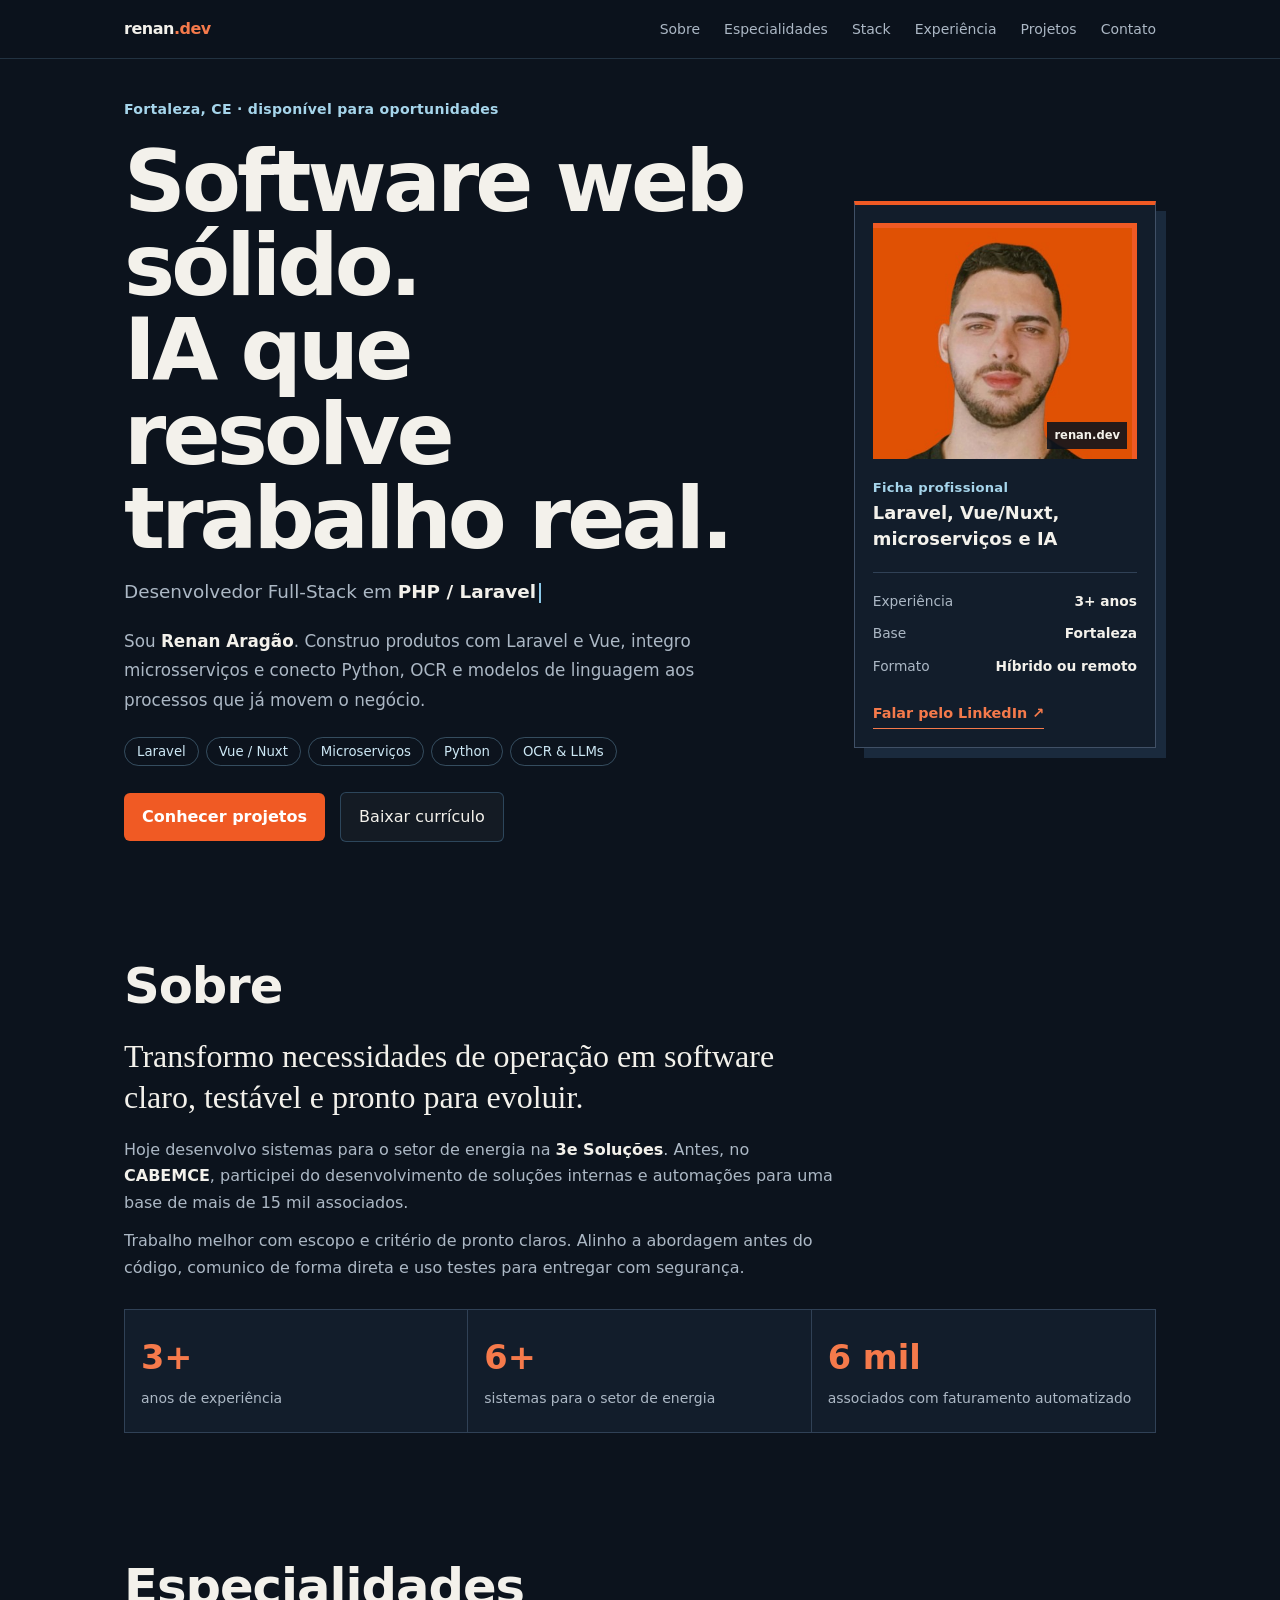
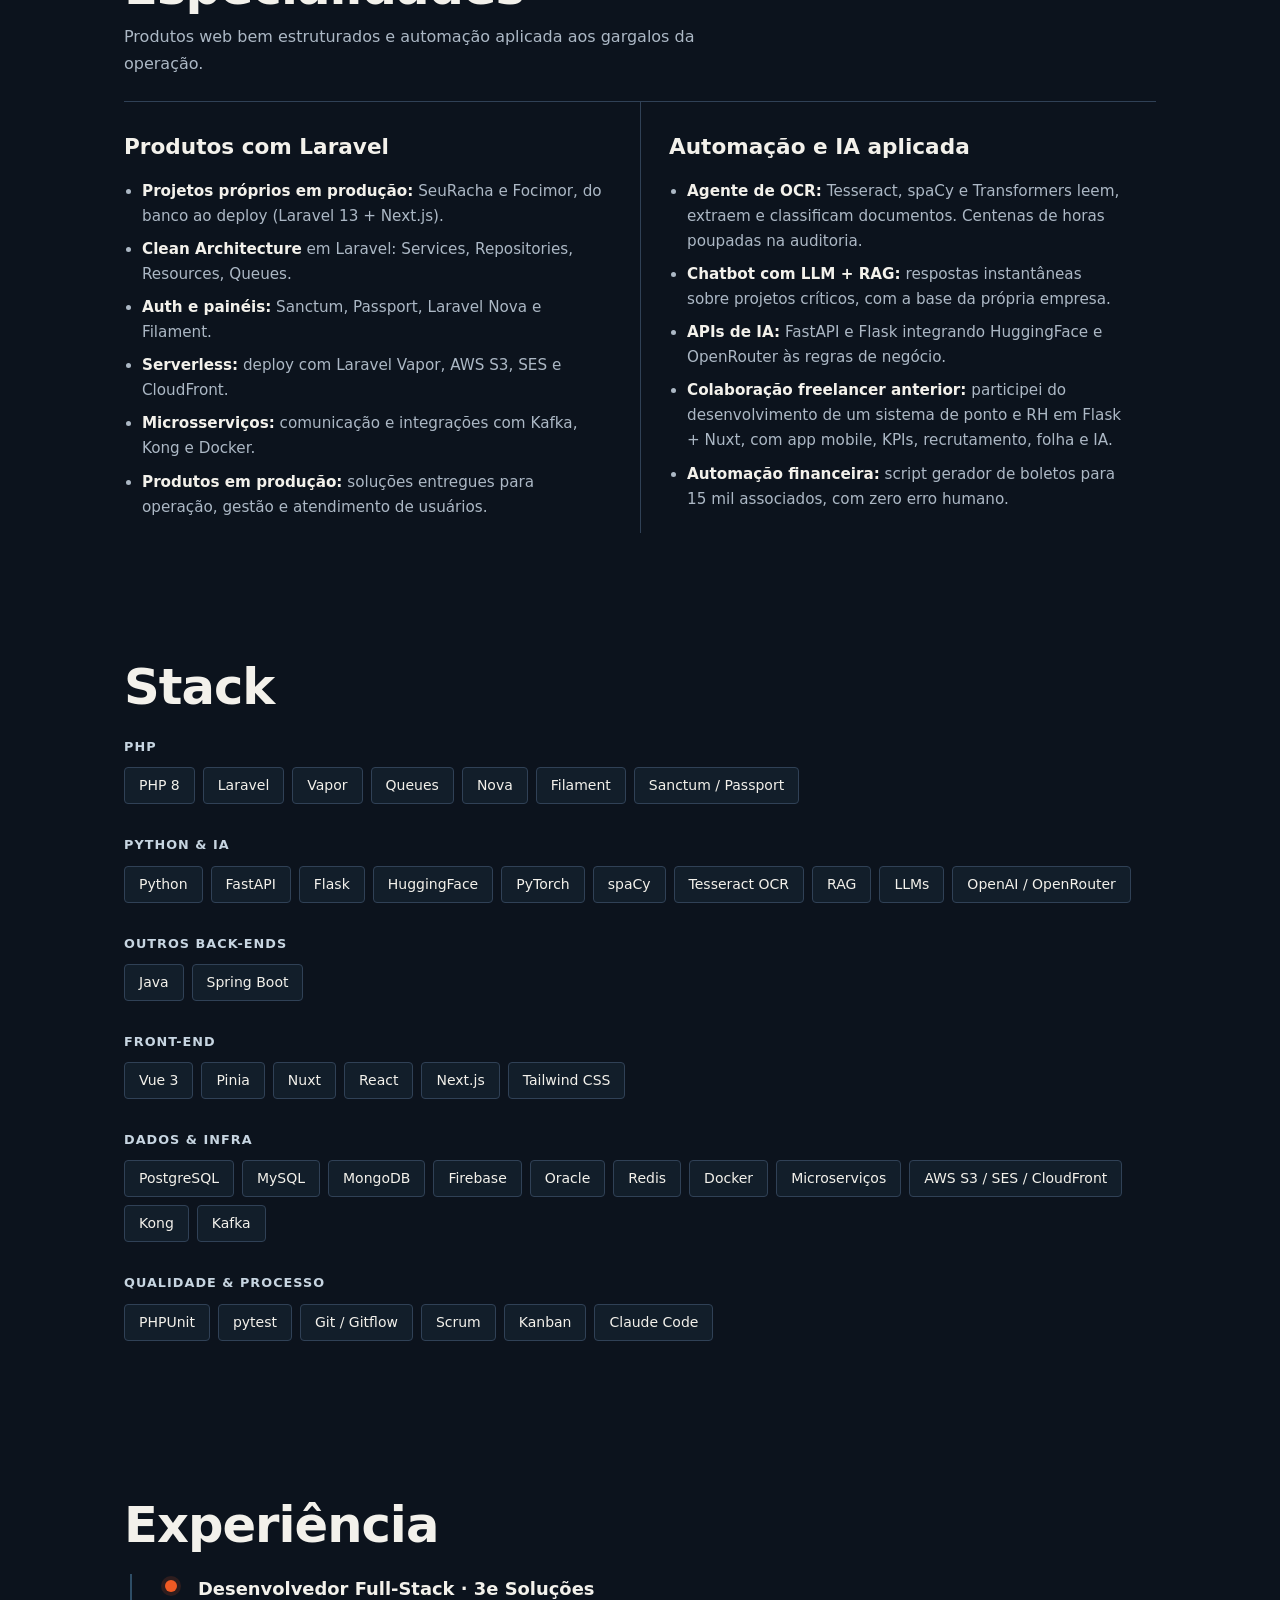
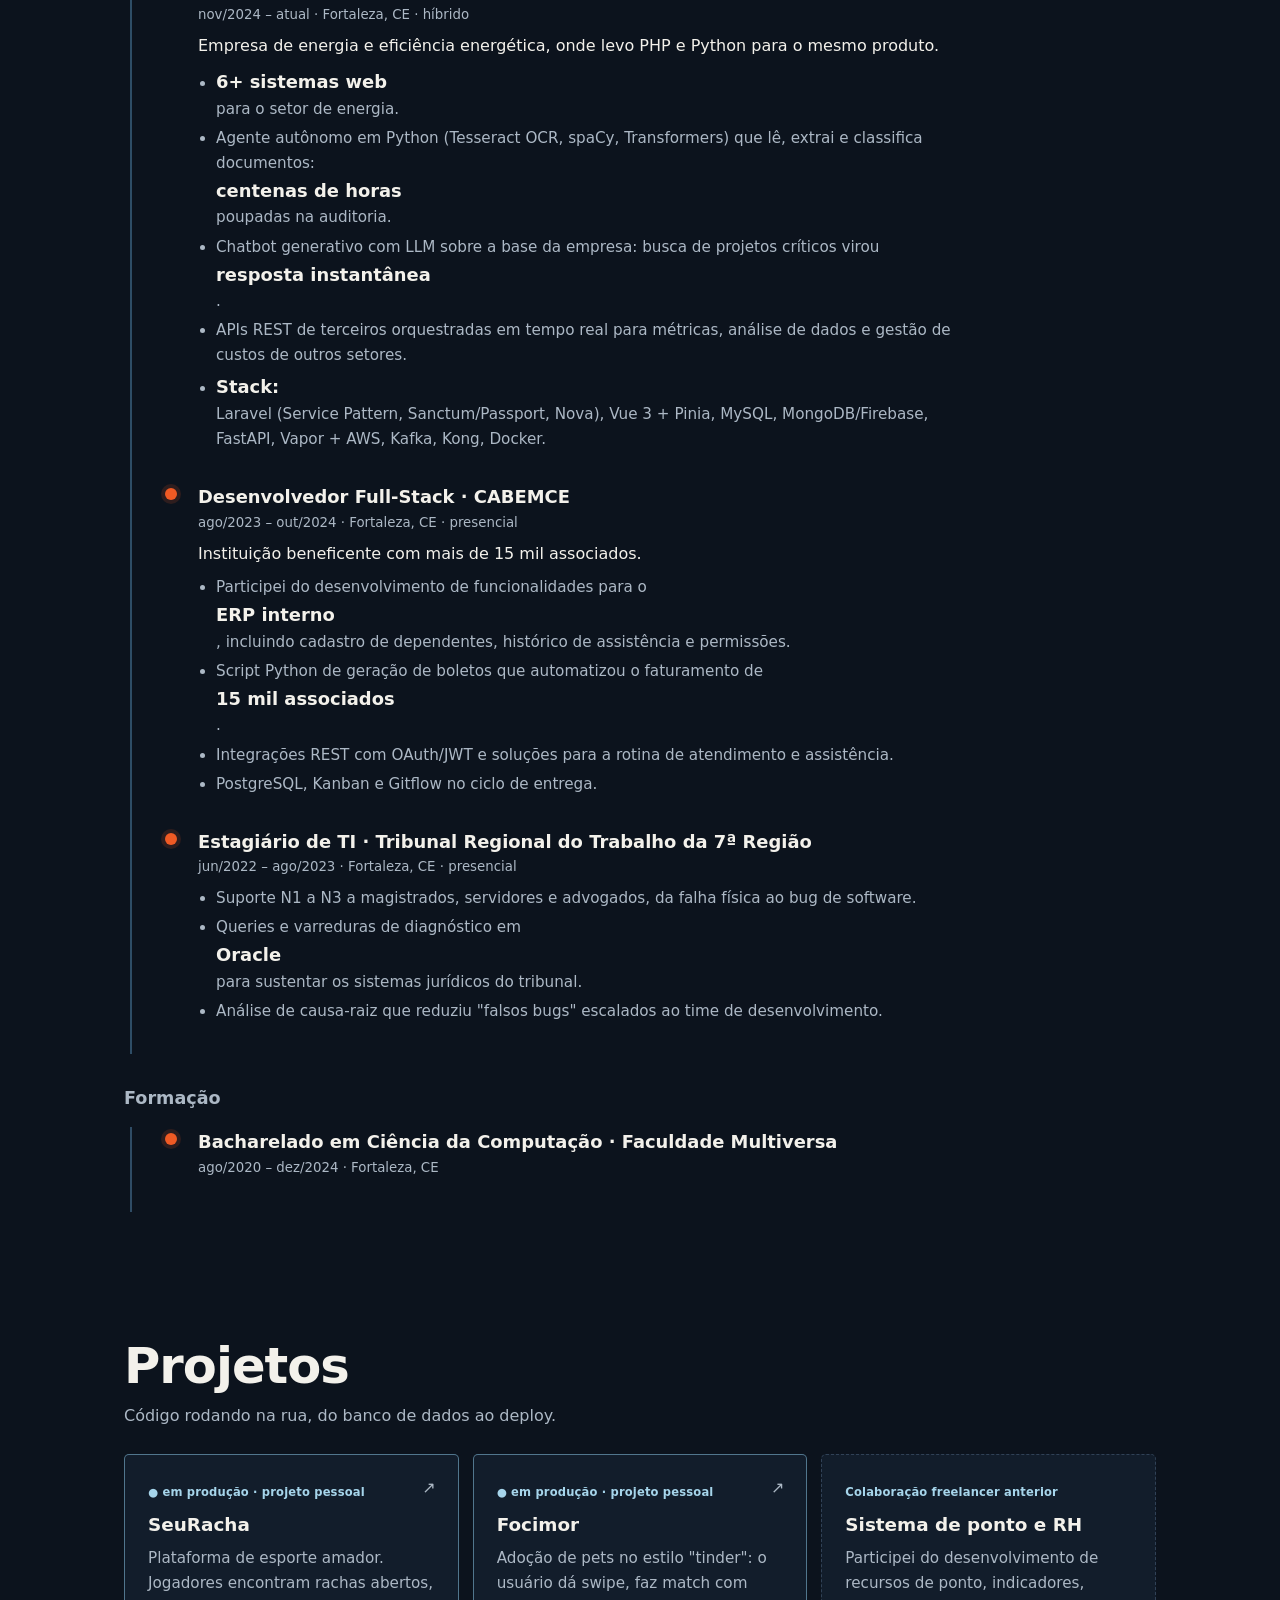
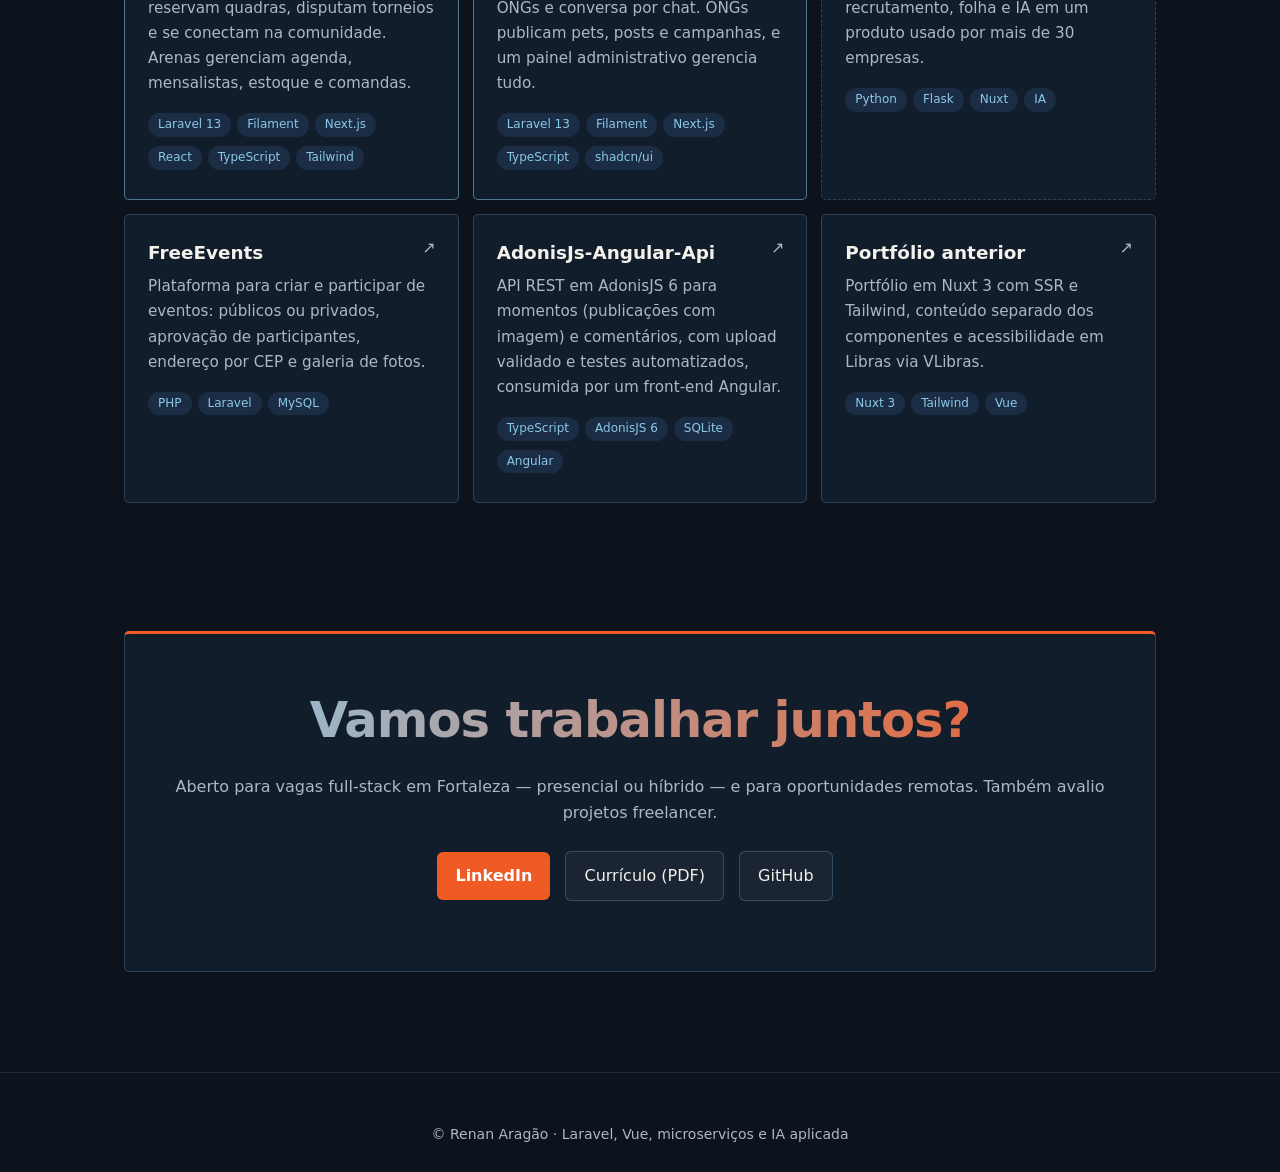
<file: public/index.html>
<!doctype html>
<html lang="pt-BR">
<head>
<meta charset="utf-8">
<meta name="viewport" content="width=device-width, initial-scale=1">
<title>Renan Aragão · Full-Stack Laravel, Vue, microserviços e IA</title>
<meta name="description" content="Renan Aragão, desenvolvedor full-stack em Fortaleza. Laravel, Vue e microserviços para sistemas web; Python para automações, OCR e IA aplicada.">
<link rel="icon" href="image/favicon.svg" type="image/svg+xml">
<link rel="stylesheet" href="css/style.css">
</head>
<body>
<div id="bar"></div>

<nav><div>
  <a class="logo" href="#top">renan<span>.dev</span></a>
  <a href="#sobre">Sobre</a><a href="#pilares">Especialidades</a><a href="#stack">Stack</a><a href="#experiencia">Experiência</a><a href="#projetos">Projetos</a><a href="#contato">Contato</a>
</div></nav>

<header class="hero" id="top">
  <div class="hero-copy">
  <span class="hello">Fortaleza, CE · disponível para oportunidades</span>
  <h1>Software web sólido.<br><em>IA que resolve trabalho real.</em></h1>
  <div class="role">Desenvolvedor Full-Stack em <b id="typed"></b><span class="cursor"></span></div>
  <p class="lead">Sou <b>Renan Aragão</b>. Construo produtos com Laravel e Vue, integro microsserviços e conecto Python, OCR e modelos de linguagem aos processos que já movem o negócio.</p>
  <div class="pills"><span>Laravel</span><span>Vue / Nuxt</span><span>Microserviços</span><span>Python</span><span>OCR &amp; LLMs</span></div>
  <div>
    <a class="btn primary" href="#projetos">Conhecer projetos</a>
    <a class="btn" href="download/curriculo-renan-aragao.pdf" download>Baixar currículo</a>
  </div>
  </div>
  <aside class="hero-panel" aria-label="Resumo profissional">
    <div class="profile-photo-wrap"><img class="profile-photo" src="image/1728575720947.jpeg" alt="Foto de Renan Aragão"></div>
    <p>Ficha profissional</p><strong>Laravel, Vue/Nuxt,<br>microserviços e IA</strong>
    <dl><div><dt>Experiência</dt><dd>3+ anos</dd></div><div><dt>Base</dt><dd>Fortaleza</dd></div><div><dt>Formato</dt><dd>Híbrido ou remoto</dd></div></dl>
    <a href="https://linkedin.com/in/renan-aragao/" target="_blank" rel="noopener">Falar pelo LinkedIn ↗</a>
  </aside>
</header>

<main>
  <section id="sobre" class="reveal">
    <h2>Sobre</h2>
    <div class="about">
      <p class="big">Transformo necessidades de operação em software claro, testável e pronto para evoluir.</p>
      <p>Hoje desenvolvo sistemas para o setor de energia na <b>3e Soluções</b>. Antes, no <b>CABEMCE</b>, participei do desenvolvimento de soluções internas e automações para uma base de mais de 15 mil associados.</p>
      <p>Trabalho melhor com escopo e critério de pronto claros. Alinho a abordagem antes do código, comunico de forma direta e uso testes para entregar com segurança.</p>
    </div>
    <div class="stats">
      <div class="stat"><strong data-n="3" data-suffix="+">0</strong><span>anos de experiência</span></div>
      <div class="stat"><strong data-n="6" data-suffix="+">0</strong><span>sistemas para o setor de energia</span></div>
      <div class="stat"><strong data-n="15" data-suffix=" mil">0</strong><span>associados com faturamento automatizado</span></div>
    </div>
  </section>

  <section id="pilares" class="reveal">
    <h2>Especialidades</h2>
    <p class="intro">Produtos web bem estruturados e automação aplicada aos gargalos da operação.</p>
    <div class="pillars">
      <div class="pillar php">
        <h3>Produtos com Laravel</h3>
        <ul>
          <li><b>Projetos próprios em produção:</b> SeuRacha e Focimor, do banco ao deploy (Laravel 13 + Next.js).</li>
          <li><b>Clean Architecture</b> em Laravel: Services, Repositories, Resources, Queues.</li>
          <li><b>Auth e painéis:</b> Sanctum, Passport, Laravel Nova e Filament.</li>
          <li><b>Serverless:</b> deploy com Laravel Vapor, AWS S3, SES e CloudFront.</li>
          <li><b>Microsserviços:</b> comunicação e integrações com Kafka, Kong e Docker.</li>
          <li><b>Produtos em produção:</b> soluções entregues para operação, gestão e atendimento de usuários.</li>
        </ul>
      </div>
      <div class="pillar py">
        <h3>Automação e IA aplicada</h3>
        <ul>
          <li><b>Agente de OCR:</b> Tesseract, spaCy e Transformers leem, extraem e classificam documentos. Centenas de horas poupadas na auditoria.</li>
          <li><b>Chatbot com LLM + RAG:</b> respostas instantâneas sobre projetos críticos, com a base da própria empresa.</li>
          <li><b>APIs de IA:</b> FastAPI e Flask integrando HuggingFace e OpenRouter às regras de negócio.</li>
          <li><b>Colaboração freelancer anterior:</b> participei do desenvolvimento de um sistema de ponto e RH em Flask + Nuxt, com app mobile, KPIs, recrutamento, folha e IA.</li>
          <li><b>Automação financeira:</b> script gerador de boletos para 15 mil associados, com zero erro humano.</li>
        </ul>
      </div>
    </div>
  </section>

  <section id="stack" class="reveal">
    <h2>Stack</h2>
    <div class="group"><h3>PHP</h3>
      <span class="chip">PHP 8</span><span class="chip">Laravel</span><span class="chip">Vapor</span><span class="chip">Queues</span><span class="chip">Nova</span><span class="chip">Filament</span><span class="chip">Sanctum / Passport</span></div>
    <div class="group"><h3>Python &amp; IA</h3>
      <span class="chip">Python</span><span class="chip">FastAPI</span><span class="chip">Flask</span><span class="chip">HuggingFace</span><span class="chip">PyTorch</span><span class="chip">spaCy</span><span class="chip">Tesseract OCR</span><span class="chip">RAG</span><span class="chip">LLMs</span><span class="chip">OpenAI / OpenRouter</span></div>
    <div class="group"><h3>Outros back-ends</h3>
      <span class="chip">Java</span><span class="chip">Spring Boot</span></div>
    <div class="group"><h3>Front-end</h3>
      <span class="chip">Vue 3</span><span class="chip">Pinia</span><span class="chip">Nuxt</span><span class="chip">React</span><span class="chip">Next.js</span><span class="chip">Tailwind CSS</span></div>
    <div class="group"><h3>Dados &amp; infra</h3>
      <span class="chip">PostgreSQL</span><span class="chip">MySQL</span><span class="chip">MongoDB</span><span class="chip">Firebase</span><span class="chip">Oracle</span><span class="chip">Redis</span><span class="chip">Docker</span><span class="chip">Microserviços</span><span class="chip">AWS S3 / SES / CloudFront</span><span class="chip">Kong</span><span class="chip">Kafka</span></div>
    <div class="group"><h3>Qualidade &amp; processo</h3>
      <span class="chip">PHPUnit</span><span class="chip">pytest</span><span class="chip">Git / Gitflow</span><span class="chip">Scrum</span><span class="chip">Kanban</span><span class="chip">Claude Code</span></div>
  </section>

  <section id="experiencia" class="reveal">
    <h2>Experiência</h2>
    <ul class="timeline">
      <li><b>Desenvolvedor Full-Stack · 3e Soluções</b><small>nov/2024 – atual · Fortaleza, CE · híbrido</small>
        Empresa de energia e eficiência energética, onde levo PHP e Python para o mesmo produto.
        <ul class="bullets">
          <li><b>6+ sistemas web</b> para o setor de energia.</li>
          <li>Agente autônomo em Python (Tesseract OCR, spaCy, Transformers) que lê, extrai e classifica documentos: <b>centenas de horas</b> poupadas na auditoria.</li>
          <li>Chatbot generativo com LLM sobre a base da empresa: busca de projetos críticos virou <b>resposta instantânea</b>.</li>
          <li>APIs REST de terceiros orquestradas em tempo real para métricas, análise de dados e gestão de custos de outros setores.</li>
          <li><b>Stack:</b> Laravel (Service Pattern, Sanctum/Passport, Nova), Vue 3 + Pinia, MySQL, MongoDB/Firebase, FastAPI, Vapor + AWS, Kafka, Kong, Docker.</li>
        </ul></li>
      <li><b>Desenvolvedor Full-Stack · CABEMCE</b><small>ago/2023 – out/2024 · Fortaleza, CE · presencial</small>
        Instituição beneficente com mais de 15 mil associados.
        <ul class="bullets">
          <li>Participei do desenvolvimento de funcionalidades para o <b>ERP interno</b>, incluindo cadastro de dependentes, histórico de assistência e permissões.</li>
          <li>Script Python de geração de boletos que automatizou o faturamento de <b>15 mil associados</b>.</li>
          <li>Integrações REST com OAuth/JWT e soluções para a rotina de atendimento e assistência.</li>
          <li>PostgreSQL, Kanban e Gitflow no ciclo de entrega.</li>
        </ul></li>
      <li><b>Estagiário de TI · Tribunal Regional do Trabalho da 7ª Região</b><small>jun/2022 – ago/2023 · Fortaleza, CE · presencial</small>
        <ul class="bullets">
          <li>Suporte N1 a N3 a magistrados, servidores e advogados, da falha física ao bug de software.</li>
          <li>Queries e varreduras de diagnóstico em <b>Oracle</b> para sustentar os sistemas jurídicos do tribunal.</li>
          <li>Análise de causa-raiz que reduziu "falsos bugs" escalados ao time de desenvolvimento.</li>
        </ul></li>
    </ul>
    <h3 class="sub">Formação</h3>
    <ul class="timeline">
      <li><b>Bacharelado em Ciência da Computação · Faculdade Multiversa</b><small>ago/2020 – dez/2024 · Fortaleza, CE</small></li>
    </ul>
  </section>

  <section id="projetos" class="reveal">
    <h2>Projetos</h2>
    <p class="intro">Código rodando na rua, do banco de dados ao deploy.</p>
    <div class="grid">
      <a class="card live" href="https://seuracha.aragaolabs.com.br" target="_blank" rel="noopener"><span class="go">↗</span><span class="badge">● em produção · projeto pessoal</span><h3>SeuRacha</h3><p>Plataforma de esporte amador. Jogadores encontram rachas abertos, reservam quadras, disputam torneios e se conectam na comunidade. Arenas gerenciam agenda, mensalistas, estoque e comandas.</p><div class="tags"><span>Laravel 13</span><span>Filament</span><span>Next.js</span><span>React</span><span>TypeScript</span><span>Tailwind</span></div></a>
      <a class="card live" href="https://focimor.aragaolabs.com.br" target="_blank" rel="noopener"><span class="go">↗</span><span class="badge">● em produção · projeto pessoal</span><h3>Focimor</h3><p>Adoção de pets no estilo "tinder": o usuário dá swipe, faz match com ONGs e conversa por chat. ONGs publicam pets, posts e campanhas, e um painel administrativo gerencia tudo.</p><div class="tags"><span>Laravel 13</span><span>Filament</span><span>Next.js</span><span>TypeScript</span><span>shadcn/ui</span></div></a>
      <article class="card contribution"><span class="badge">Colaboração freelancer anterior</span><h3>Sistema de ponto e RH</h3><p>Participei do desenvolvimento de recursos de ponto, indicadores, recrutamento, folha e IA em um produto usado por mais de 30 empresas.</p><div class="tags"><span>Python</span><span>Flask</span><span>Nuxt</span><span>IA</span></div></article>
      <a class="card" href="https://github.com/renanaragao9/projetoEvento" target="_blank" rel="noopener"><span class="go">↗</span><h3>FreeEvents</h3><p>Plataforma para criar e participar de eventos: públicos ou privados, aprovação de participantes, endereço por CEP e galeria de fotos.</p><div class="tags"><span>PHP</span><span>Laravel</span><span>MySQL</span></div></a>
      <a class="card" href="https://github.com/renanaragao9/AdonisJs-Angular-Api" target="_blank" rel="noopener"><span class="go">↗</span><h3>AdonisJs-Angular-Api</h3><p>API REST em AdonisJS 6 para momentos (publicações com imagem) e comentários, com upload validado e testes automatizados, consumida por um front-end Angular.</p><div class="tags"><span>TypeScript</span><span>AdonisJS 6</span><span>SQLite</span><span>Angular</span></div></a>
      <a class="card" href="https://renanaragao9.github.io/portfolio/" target="_blank" rel="noopener"><span class="go">↗</span><h3>Portfólio anterior</h3><p>Portfólio em Nuxt 3 com SSR e Tailwind, conteúdo separado dos componentes e acessibilidade em Libras via VLibras.</p><div class="tags"><span>Nuxt 3</span><span>Tailwind</span><span>Vue</span></div></a>
    </div>
  </section>

  <section id="contato" class="reveal">
    <div class="contact">
      <h2 class="grad">Vamos trabalhar juntos?</h2>
      <p>Aberto para vagas full-stack em Fortaleza — presencial ou híbrido — e para oportunidades remotas. Também avalio projetos freelancer.</p>
      <a class="btn primary" href="https://linkedin.com/in/renan-aragao/" target="_blank" rel="noopener">LinkedIn</a>
      <a class="btn" href="download/curriculo-renan-aragao.pdf" download>Currículo (PDF)</a>
      <a class="btn" href="https://github.com/renanaragao9" target="_blank" rel="noopener">GitHub</a>
    </div>
  </section>
</main>

<footer>© Renan Aragão · Laravel, Vue, microserviços e IA aplicada</footer>

<script src="js/main.js"></script>
</body>
</html>
</file>
<file: public/css/style.css>
:root {
  --bg: #070b14; --card: rgba(255,255,255,.04); --border: rgba(255,255,255,.1);
  --text: #e8edf6; --muted: #94a0b8; --a: #58a6ff; --b: #a371f7; --c: #3ddc97;
}
* { box-sizing: border-box; margin: 0; }
html { scroll-behavior: smooth; }
body { background: var(--bg); color: var(--text); font: 16px/1.65 system-ui, -apple-system, "Segoe UI", sans-serif; overflow-x: hidden; }
a { color: inherit; text-decoration: none; }
.grad { background: linear-gradient(90deg, var(--a), var(--b), var(--c)); background-size: 200% auto; -webkit-background-clip: text; background-clip: text; color: transparent; animation: shift 6s linear infinite; }
@keyframes shift { to { background-position: 200% center; } }

.blob { position: fixed; border-radius: 50%; filter: blur(110px); opacity: .35; z-index: -1; animation: float 18s ease-in-out infinite alternate; }
.blob.one { width: 460px; height: 460px; background: var(--a); top: -120px; left: -120px; }
.blob.two { width: 520px; height: 520px; background: var(--b); bottom: -160px; right: -140px; animation-delay: -6s; }
.blob.three { width: 300px; height: 300px; background: var(--c); top: 45%; left: 55%; opacity: .18; animation-delay: -11s; }
@keyframes float { to { transform: translate(90px, 70px) scale(1.2); } }

nav { position: fixed; top: 0; left: 0; right: 0; z-index: 10; backdrop-filter: blur(14px); background: rgba(7,11,20,.6); border-bottom: 1px solid var(--border); }
nav div { max-width: 960px; margin: auto; padding: 14px 20px; display: flex; gap: 24px; align-items: center; font-size: 14px; }
nav .logo { font-weight: 700; margin-right: auto; }
nav a:not(.logo) { color: var(--muted); transition: color .2s; }
nav a:not(.logo):hover { color: var(--text); }
#bar { position: fixed; top: 0; left: 0; height: 3px; width: 0; z-index: 11; background: linear-gradient(90deg, var(--a), var(--b), var(--c)); }

main, header { max-width: 960px; margin: auto; padding: 0 20px; }
.hero { min-height: 100vh; display: flex; flex-direction: column; justify-content: center; padding-top: 80px; }
.hello { color: var(--muted); font-family: ui-monospace, Menlo, monospace; }
.hero h1 { font-size: clamp(2.6rem, 9vw, 5.2rem); line-height: 1.05; margin: 8px 0; letter-spacing: -.03em; }
.role { font-size: clamp(1.1rem, 3vw, 1.6rem); color: var(--muted); min-height: 2.2em; }
.role b { color: var(--text); }
.cursor { display: inline-block; width: 2px; height: 1.1em; background: var(--a); margin-left: 3px; vertical-align: middle; animation: blink 1s steps(2) infinite; }
@keyframes blink { 50% { opacity: 0; } }
.lead { max-width: 560px; color: var(--muted); margin: 12px 0 20px; }
.lead b { color: var(--text); }
.pills { display: flex; flex-wrap: wrap; gap: 8px; margin-bottom: 26px; }
.pills span { font: 13px ui-monospace, Menlo, monospace; padding: 4px 12px; border-radius: 6px; border: 1px solid var(--border); background: var(--card); color: var(--a); }
.btn { display: inline-block; padding: 11px 22px; border-radius: 10px; border: 1px solid var(--border); background: var(--card); margin: 0 10px 10px 0; transition: transform .2s, box-shadow .2s, border-color .2s; }
.btn:hover { transform: translateY(-3px); border-color: var(--a); box-shadow: 0 8px 24px rgba(88,166,255,.2); }
.btn.primary { background: linear-gradient(135deg, var(--a), var(--b)); border: 0; color: #fff; font-weight: 600; }

section { padding: 90px 0 20px; }
h2 { font-size: 2rem; margin-bottom: 28px; letter-spacing: -.02em; }
h2::before { content: "// "; color: var(--a); font-family: ui-monospace, monospace; font-weight: 400; }

.about { max-width: 720px; color: var(--muted); }
.about p { margin-bottom: 12px; }
.about b { color: var(--text); }
.about .big { font-size: clamp(1.3rem, 3.5vw, 1.8rem); color: var(--text); line-height: 1.3; margin-bottom: 18px; }
.stats { display: grid; grid-template-columns: repeat(auto-fit, minmax(150px, 1fr)); gap: 16px; margin-top: 28px; }
.stat { padding: 20px; border: 1px solid var(--border); border-radius: 14px; background: var(--card); text-align: center; }
.stat strong { display: block; font-size: 2.2rem; }
.stat span { color: var(--muted); font-size: 14px; }

.intro { color: var(--muted); margin: -12px 0 24px; max-width: 640px; }
.pillars { display: grid; gap: 18px; grid-template-columns: repeat(auto-fit, minmax(300px, 1fr)); }
.pillar { padding: 24px; border: 1px solid var(--border); border-radius: 16px; background: var(--card); transition: transform .25s, border-color .25s, box-shadow .25s; }
.pillar:hover { transform: translateY(-5px); }
.pillar.php:hover { border-color: #777bb4; box-shadow: 0 10px 30px rgba(119,123,180,.2); }
.pillar.py:hover { border-color: #ffd43b; box-shadow: 0 10px 30px rgba(255,212,59,.15); }
.pillar h3 { font-size: 1.25rem; margin-bottom: 14px; }
.pillar ul { padding-left: 18px; color: var(--muted); font-size: .95rem; }
.pillar li { padding-bottom: 8px; }
.pillar b { color: var(--text); }

.group { margin-bottom: 22px; }
.group h3 { font-size: .8rem; letter-spacing: .12em; text-transform: uppercase; color: var(--muted); margin-bottom: 10px; }
.chip { display: inline-block; padding: 6px 14px; margin: 0 8px 8px 0; border-radius: 999px; border: 1px solid var(--border); background: var(--card); font-size: 14px; transition: transform .2s, border-color .2s, background .2s; cursor: default; }
.chip:hover { transform: translateY(-3px) scale(1.06); border-color: var(--b); background: rgba(163,113,247,.12); }

.grid { display: grid; gap: 18px; grid-template-columns: repeat(auto-fill, minmax(280px, 1fr)); }
.card { position: relative; display: block; padding: 22px; border: 1px solid var(--border); border-radius: 16px; background: var(--card); overflow: hidden; transition: transform .25s, border-color .25s; }
.card::before { content: ""; position: absolute; inset: 0; background: radial-gradient(260px circle at var(--x, 50%) var(--y, 0%), rgba(88,166,255,.18), transparent 70%); opacity: 0; transition: opacity .25s; }
.card:hover { transform: translateY(-6px); border-color: rgba(88,166,255,.5); }
.card:hover::before { opacity: 1; }
.card.live { border-color: rgba(61,220,151,.3); }
.card h3 { position: relative; font-size: 1.15rem; margin-bottom: 6px; }
.card p { position: relative; color: var(--muted); font-size: .95rem; margin-bottom: 14px; }
.card .tags { position: relative; }
.card .tags span { font-size: 12px; padding: 2px 10px; margin: 0 6px 6px 0; display: inline-block; border-radius: 999px; background: rgba(88,166,255,.12); color: var(--a); }
.card .go { position: absolute; top: 20px; right: 22px; color: var(--muted); transition: transform .25s, color .25s; }
.card:hover .go { transform: translate(4px, -4px); color: var(--a); }
.badge { position: relative; display: inline-block; font-size: 12px; color: var(--c); margin-bottom: 8px; }

.timeline { border-left: 2px solid var(--border); margin-left: 6px; }
.timeline li { list-style: none; position: relative; padding: 0 0 26px 26px; }
.timeline li::before { content: ""; position: absolute; left: -7px; top: 6px; width: 12px; height: 12px; border-radius: 50%; background: var(--a); box-shadow: 0 0 0 4px rgba(88,166,255,.2); }
.timeline li > b { display: block; font-size: 1.05rem; }
.timeline small { color: var(--muted); display: block; }
.bullets { margin: 8px 0 0; padding-left: 18px; color: var(--muted); font-size: .95rem; }
.bullets li { padding: 0 0 4px; list-style: disc; }
.bullets li::before { display: none; }
.bullets b { color: var(--text); }
.sub { margin: 30px 0 14px; font-size: 1.1rem; color: var(--muted); }

.contact { text-align: center; padding: 60px 20px; border: 1px solid var(--border); border-radius: 20px; background: var(--card); }
.contact h2::before { content: ""; }
.contact p { color: var(--muted); margin-bottom: 24px; }
footer { text-align: center; color: var(--muted); font-size: 14px; padding: 50px 20px 30px; }

.reveal { opacity: 0; transform: translateY(30px); transition: opacity .7s, transform .7s; }
.reveal.in { opacity: 1; transform: none; }
@media (prefers-reduced-motion: reduce) { *, *::before { animation: none !important; transition: none !important; } .reveal { opacity: 1; transform: none; } }
@media (max-width: 600px) { nav a:not(.logo) { display: none; } }

/* Direção visual: painel de controle sóbrio, inspirado no setor de energia. */
:root {
  --bg: #091322;
  --card: #101f33;
  --border: #29415b;
  --text: #f1f6fb;
  --muted: #a8b9ca;
  --a: #78c7ff;
  --b: #e8a94b;
  --c: #79d7b4;
}

body {
  background: linear-gradient(160deg, #091322 0%, #0b1829 52%, #0e1c2e 100%);
  font-family: Inter, ui-sans-serif, system-ui, -apple-system, "Segoe UI", sans-serif;
}

nav { background: rgba(9, 19, 34, .86); border-color: rgba(120, 199, 255, .16); }
nav div { max-width: 1080px; padding: 16px 24px; }
nav .logo { color: var(--text); font-size: 1rem; letter-spacing: -.03em; }
nav .logo span { color: var(--a); }

main, header { max-width: 1080px; padding-left: 24px; padding-right: 24px; }
.hero { min-height: 92vh; display: grid; grid-template-columns: minmax(0, 1.5fr) minmax(260px, .72fr); align-items: center; gap: clamp(32px, 8vw, 100px); padding-top: 96px; }
.hero-copy { max-width: 670px; }
.hello { color: var(--a); font-family: inherit; font-size: .78rem; font-weight: 700; letter-spacing: .08em; text-transform: uppercase; }
.hero h1 { color: var(--text); font-size: clamp(2.85rem, 6.7vw, 5.7rem); line-height: .98; margin: 17px 0; max-width: 760px; }
.hero h1 em { color: #a9d9ff; font-family: Georgia, "Times New Roman", serif; font-weight: 400; }
.role { color: var(--muted); font-size: 1.15rem; min-height: 1.8em; }
.lead { color: var(--muted); font-size: 1.05rem; line-height: 1.75; margin: 17px 0 22px; max-width: 600px; }
.lead b, .role b { color: var(--text); }
.pills { gap: 7px; margin-bottom: 26px; }
.pills span { border: 1px solid rgba(120, 199, 255, .28); border-radius: 999px; background: rgba(120, 199, 255, .07); color: #c8e8ff; font-family: inherit; font-size: .83rem; padding: 6px 12px; }
.btn { border-radius: 6px; border-color: rgba(120, 199, 255, .25); background: rgba(255,255,255,.035); padding: 11px 18px; }
.btn.primary { background: #78c7ff; color: #07121f; font-weight: 750; }
.btn:hover { transform: translateY(-2px); border-color: var(--a); box-shadow: none; }

.hero-panel { border: 1px solid rgba(120, 199, 255, .3); border-top: 3px solid var(--a); background: rgba(16, 31, 51, .85); box-shadow: 14px 14px 0 rgba(232, 169, 75, .11); padding: 25px; }
.hero-panel > span { display: grid; place-items: center; width: 46px; height: 46px; border: 1px solid rgba(232,169,75,.65); color: #ffd58e; font-size: .85rem; font-weight: 800; letter-spacing: .06em; }
.hero-panel p { color: var(--muted); font-size: .8rem; margin: 24px 0 2px; }
.hero-panel strong { font-size: 1.2rem; line-height: 1.32; }
.hero-panel dl { border-top: 1px solid var(--border); margin: 24px 0 17px; padding-top: 12px; }
.hero-panel dl div { display: flex; justify-content: space-between; gap: 10px; padding: 5px 0; font-size: .86rem; }
.hero-panel dt { color: var(--muted); }
.hero-panel dd { margin: 0; color: var(--text); font-weight: 650; text-align: right; }
.hero-panel a { color: var(--a); font-size: .9rem; font-weight: 700; }

section { padding-top: 108px; }
h2 { font-size: clamp(2rem, 4vw, 3.1rem); line-height: 1.06; margin-bottom: 23px; }
h2::before { content: none; }
.about .big { font-family: Georgia, "Times New Roman", serif; font-size: clamp(1.45rem, 3vw, 2rem); max-width: 690px; }
.stats { grid-template-columns: repeat(3, 1fr); gap: 0; border: 1px solid var(--border); background: rgba(16, 31, 51, .55); }
.stat { border: 0; border-radius: 0; border-right: 1px solid var(--border); background: none; padding: 20px 16px; text-align: left; }
.stat:last-child { border: 0; }
.stat strong { color: var(--a); font-size: 2.1rem; }

.intro { max-width: 600px; }
.pillars { gap: 0; grid-template-columns: 1fr 1fr; border-top: 1px solid var(--border); }
.pillar { border: 0; border-radius: 0; background: none; padding: 27px 28px 5px 0; }
.pillar + .pillar { border-left: 1px solid var(--border); padding-left: 28px; }
.pillar:hover { transform: none; box-shadow: none; }
.pillar.php:hover, .pillar.py:hover { border-color: var(--border); box-shadow: none; }
.pillar h3 { color: var(--text); font-size: 1.35rem; }
.pillar h3::before { content: "01"; color: var(--b); display: block; font-size: .73rem; letter-spacing: .12em; margin-bottom: 9px; }
.pillar.py h3::before { content: "02"; }

.group h3 { color: #c7d5e1; letter-spacing: .08em; }
.chip { border-radius: 4px; background: rgba(120, 199, 255, .06); }
.chip:hover { border-color: var(--a); background: rgba(120, 199, 255, .12); transform: none; }
.timeline { border-color: rgba(120, 199, 255, .32); max-width: 850px; }
.timeline li::before { background: var(--b); box-shadow: 0 0 0 4px rgba(232, 169, 75, .12); }
.timeline li > b { font-size: 1.12rem; }
.timeline li > small { margin-bottom: 7px; }

.grid { grid-template-columns: repeat(3, 1fr); gap: 14px; }
.card { border-radius: 5px; background: rgba(16, 31, 51, .62); padding: 23px; }
.card:hover { transform: translateY(-3px); border-color: var(--a); }
.card::before { display: none; }
.card.live { border-color: rgba(121, 215, 180, .45); }
.card.contribution { border-style: dashed; }
.badge { color: #90dfbf; font-size: .72rem; font-weight: 700; letter-spacing: .025em; text-transform: uppercase; }
.contact { border-radius: 5px; border-top: 3px solid var(--b); background: rgba(16, 31, 51, .7); }
footer { border-top: 1px solid rgba(120, 199, 255, .14); margin-top: 80px; }

@media (max-width: 800px) {
  .hero { grid-template-columns: 1fr; padding-top: 130px; padding-bottom: 58px; }
  .hero-panel { max-width: 460px; }
  .grid { grid-template-columns: repeat(2, 1fr); }
}
@media (max-width: 600px) {
  nav div { padding: 14px 20px; }
  nav a:not(.logo) { display: none; }
  main, header { padding-left: 20px; padding-right: 20px; }
  .hero { min-height: auto; gap: 34px; }
  .hero h1 { font-size: clamp(2.65rem, 13vw, 4rem); }
  .stats, .pillars, .grid { grid-template-columns: 1fr; }
  .stat { border-right: 0; border-bottom: 1px solid var(--border); }
  .pillar { padding-right: 0; }
  .pillar + .pillar { border-left: 0; border-top: 1px solid var(--border); padding-left: 0; }
}

/* Perfil técnico com a foto como elemento de assinatura — referência sutil a player cards. */
:root {
  --bg: #0c131d;
  --card: #121d2b;
  --border: #304156;
  --text: #f3f1eb;
  --muted: #acb8c5;
  --a: #8bc8e8;
  --b: #f05a24;
  --c: #8bc8e8;
}

body { background: var(--bg); }
nav { background: rgba(12, 19, 29, .94); border-bottom-color: rgba(139, 200, 232, .18); }
nav .logo span, .hero-panel a { color: #f57a4b; }
.hello { color: #a6d5eb; font-size: .88rem; font-weight: 600; letter-spacing: .02em; text-transform: none; }
.hero h1 { letter-spacing: -.045em; }
.hero h1 em { color: var(--text); font-family: inherit; font-style: normal; font-weight: 750; }
.pills span { border-color: rgba(139, 200, 232, .32); background: transparent; color: #cde8f5; }
.btn.primary { background: #f05a24; color: #fff; }

.hero-panel { align-self: center; border: 1px solid #405066; border-top: 4px solid #f05a24; background: #121d2b; box-shadow: 10px 10px 0 #1a2a3d; padding: 18px; }
.profile-photo-wrap { position: relative; background: #f05a24; padding: 5px 5px 0 0; }
.profile-photo-wrap::after { content: "renan.dev"; position: absolute; right: 10px; bottom: 10px; background: rgba(12,19,29,.88); color: #f3f1eb; font-size: .72rem; font-weight: 700; padding: 4px 7px; }
.profile-photo { display: block; width: 100%; aspect-ratio: 1.12 / 1; object-fit: cover; object-position: center 20%; filter: saturate(.92) contrast(1.04); }
.hero-panel > span { display: none; }
.hero-panel p { color: #a6d5eb; font-size: .82rem; font-weight: 700; letter-spacing: .02em; margin-top: 18px; }
.hero-panel strong { font-size: 1.12rem; }
.hero-panel dl { margin-top: 18px; }
.hero-panel a { display: inline-block; border-bottom: 1px solid currentColor; padding-bottom: 2px; }

.stats { background: #121d2b; border-color: #304156; }
.stat strong { color: #f57a4b; }
.pillar h3::before, .pillar.py h3::before { content: none; display: none; }
.pillar h3 { margin-bottom: 14px; }
.card { background: #121d2b; }
.card.live { border-color: rgba(139, 200, 232, .52); }
.badge { color: #a6d5eb; letter-spacing: .015em; text-transform: none; }
.timeline li::before { background: #f05a24; box-shadow: 0 0 0 4px rgba(240, 90, 36, .15); }
.contact { border-top-color: #f05a24; background: #121d2b; }

@media (max-width: 800px) {
  .hero-panel { max-width: 420px; }
  .profile-photo { aspect-ratio: 1.5 / 1; object-position: center 18%; }
}
</file>
